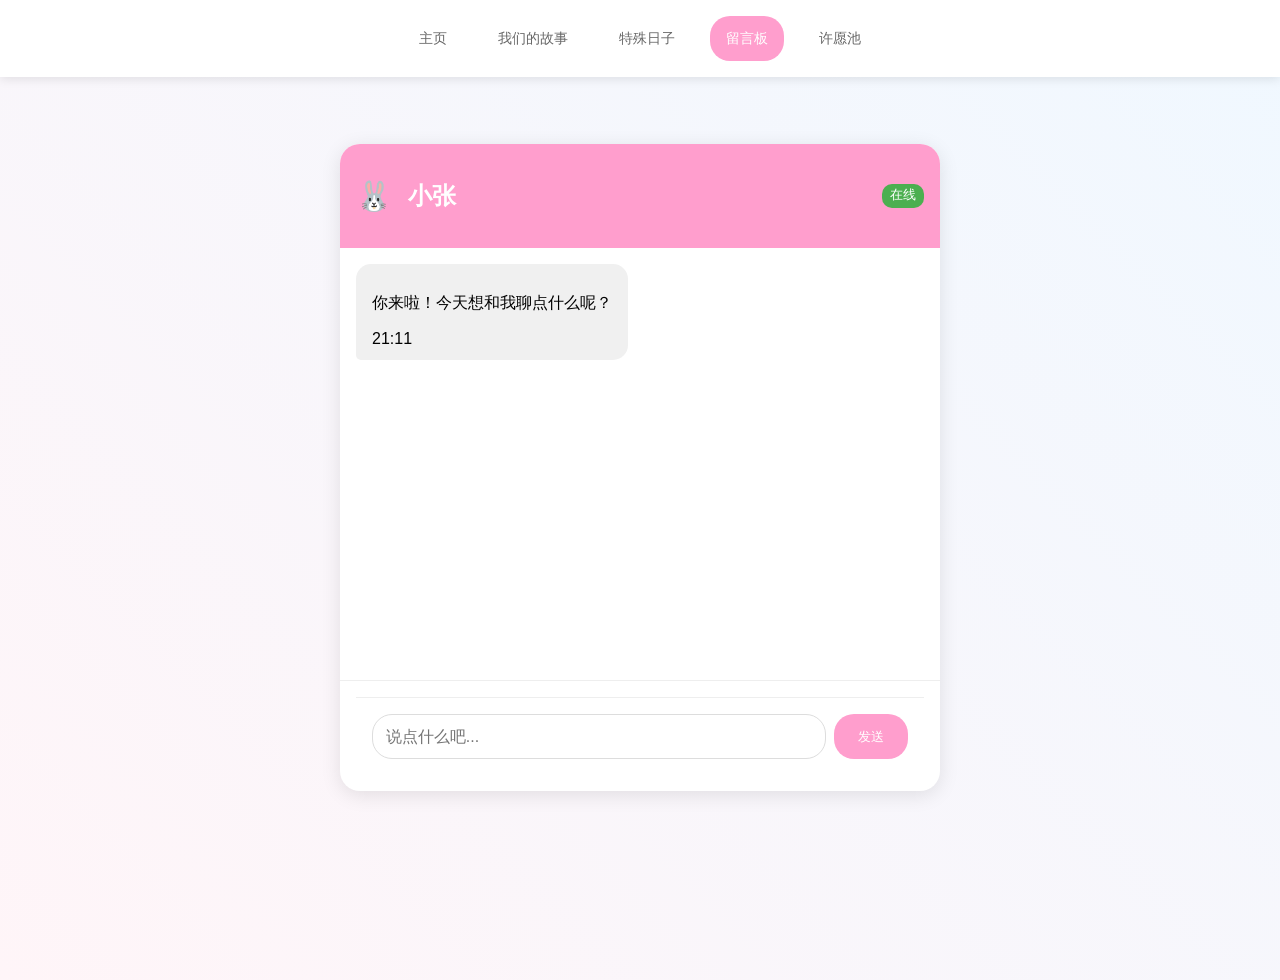
<file: messages.html>
<!DOCTYPE html>
<html lang="zh">
<head>
    <meta charset="UTF-8">
    <meta name="viewport" content="width=device-width, initial-scale=1.0">
    <title>和我说说话吧</title>
    <link rel="stylesheet" href="styles/main.css">
    <link rel="stylesheet" href="styles/messages.css">
</head>
<body>
    <nav class="main-nav">
        <div class="nav-container">
            <a href="index.html" class="nav-item">主页</a>
            <a href="story.html" class="nav-item">我们的故事</a>
            <a href="special-days.html" class="nav-item">特殊日子</a>
            <a href="messages.html" class="nav-item active">留言板</a>
            <a href="wishes.html" class="nav-item">许愿池</a>
        </div>
    </nav>

    <main>
        <div class="chat-container">
            <div class="chat-header">
                <span class="avatar">🐰</span>
                <h2>小张</h2>
                <span class="status">在线</span>
            </div>

            <div class="chat-messages" id="chatMessages">
                <!-- 消息会动态加载 -->
            </div>

            <div class="chat-input">
                <form id="messageForm" class="message-form">
                    <input type="text" id="messageInput" placeholder="说点什么吧..." autocomplete="off">
                    <button type="submit">发送</button>
                </form>
            </div>
        </div>
    </main>

    <script src="js/messages.js"></script>
</body>
</html>
</file>
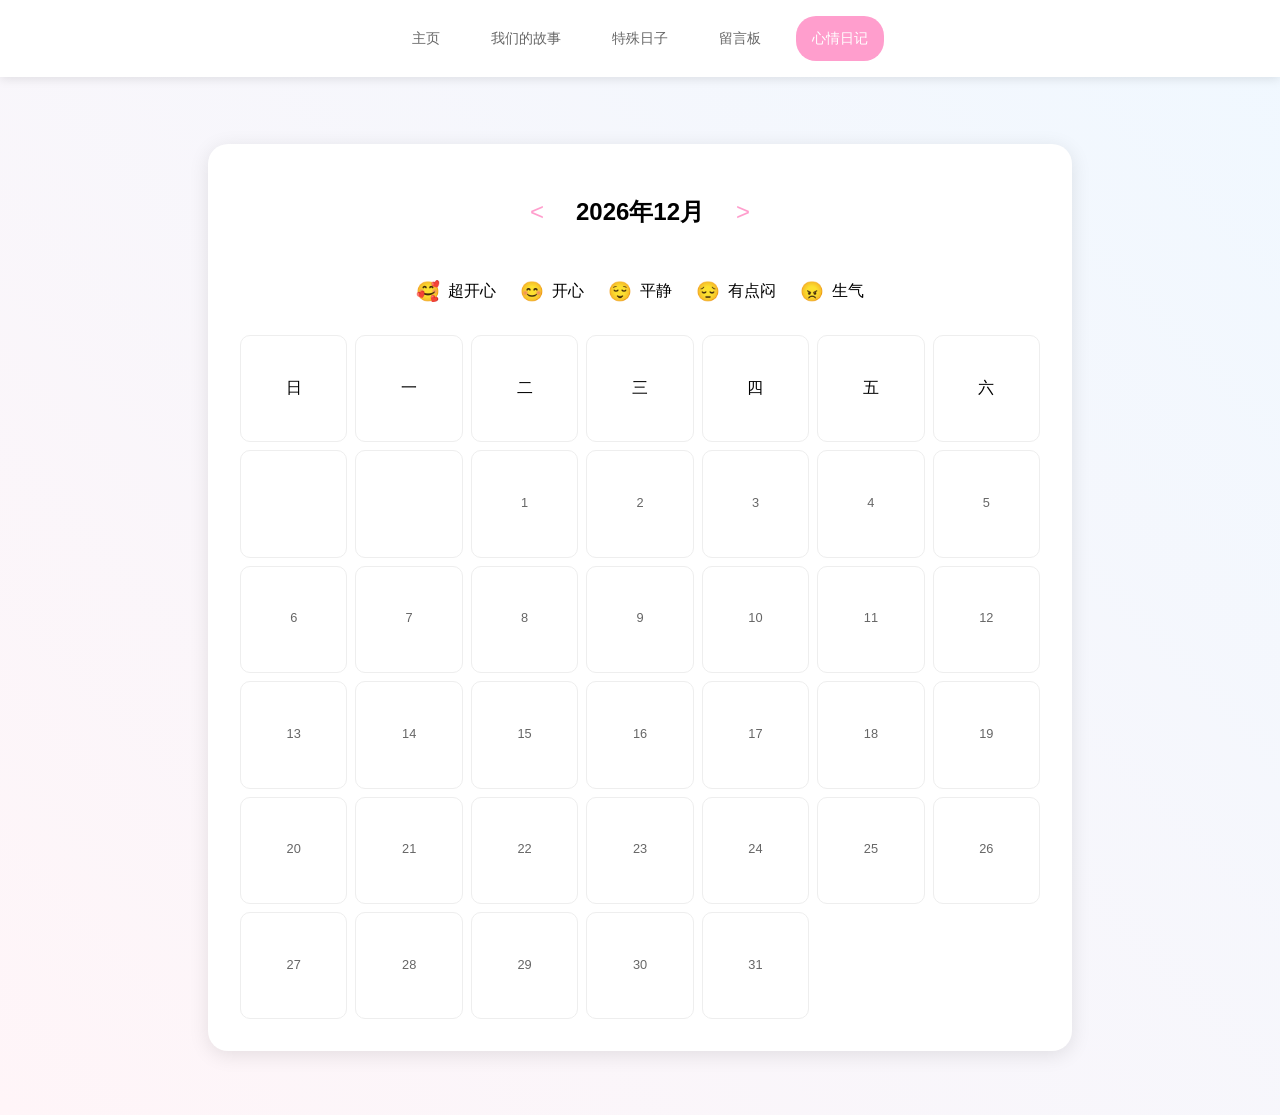
<file: moods.html>
<!DOCTYPE html>
<html lang="zh">
<head>
    <meta charset="UTF-8">
    <meta name="viewport" content="width=device-width, initial-scale=1.0">
    <title>我们的心情日记</title>
    <link rel="stylesheet" href="styles/main.css">
    <link rel="stylesheet" href="styles/moods.css">
</head>
<body>
    <nav class="main-nav">
        <div class="nav-container">
            <a href="index.html" class="nav-item">主页</a>
            <a href="story.html" class="nav-item">我们的故事</a>
            <a href="special-days.html" class="nav-item">特殊日子</a>
            <a href="messages.html" class="nav-item">留言板</a>
            <a href="moods.html" class="nav-item active">心情日记</a>
        </div>
    </nav>

    <main>
        <div class="mood-calendar">
            <div class="calendar-header">
                <button id="prevMonth">&lt;</button>
                <h2 id="currentMonth">2024年3月</h2>
                <button id="nextMonth">&gt;</button>
            </div>

            <div class="mood-legend">
                <div class="mood-item">
                    <span class="mood-emoji">🥰</span>
                    <span>超开心</span>
                </div>
                <div class="mood-item">
                    <span class="mood-emoji">😊</span>
                    <span>开心</span>
                </div>
                <div class="mood-item">
                    <span class="mood-emoji">😌</span>
                    <span>平静</span>
                </div>
                <div class="mood-item">
                    <span class="mood-emoji">😔</span>
                    <span>有点闷</span>
                </div>
                <div class="mood-item">
                    <span class="mood-emoji">😠</span>
                    <span>生气</span>
                </div>
            </div>

            <div class="calendar-grid" id="moodCalendar">
                <!-- 日历内容会通过 JavaScript 动态生成 -->
            </div>
        </div>

        <!-- 添加心情的弹窗 -->
        <div class="modal" id="addMoodModal">
            <div class="modal-content">
                <span class="close-button">&times;</span>
                <h3>今天的心情是？</h3>
                <div class="mood-selector">
                    <button class="mood-btn" data-mood="🥰">🥰</button>
                    <button class="mood-btn" data-mood="😊">😊</button>
                    <button class="mood-btn" data-mood="😌">😌</button>
                    <button class="mood-btn" data-mood="😔">😔</button>
                    <button class="mood-btn" data-mood="😠">😠</button>
                </div>
                <div class="mood-note">
                    <textarea id="moodNote" placeholder="想说点什么..."></textarea>
                </div>
                <button id="saveMood" class="save-btn">记录下来</button>
            </div>
        </div>
    </main>

    <script src="js/moods.js"></script>
</body>
</html>
</file>
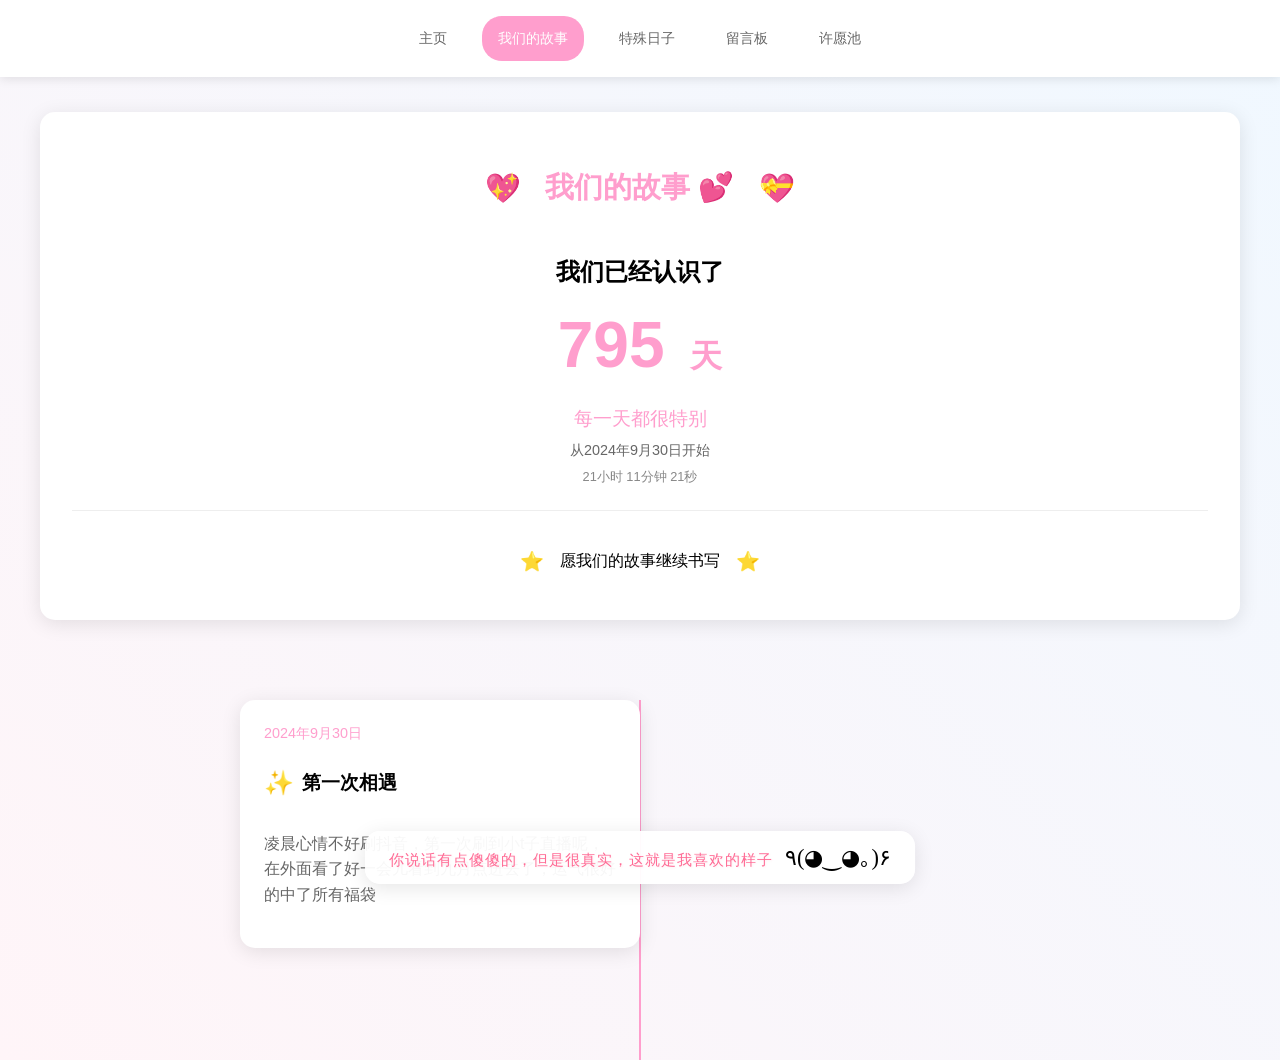
<file: story.html>
<!DOCTYPE html>
<html lang="zh">
<head>
    <meta charset="UTF-8">
    <meta name="viewport" content="width=device-width, initial-scale=1.0">
    <title>我们的故事 - 时间线</title>
    <link href="https://fonts.googleapis.com/css2?family=Ma+Shan+Zheng&display=swap" rel="stylesheet">
    <link rel="stylesheet" href="styles/main.css">
    <link rel="stylesheet" href="styles/story.css">
</head>
<body>
    <nav class="main-nav">
        <div class="nav-container">
            <a href="index.html" class="nav-item">主页</a>
            <a href="story.html" class="nav-item active">我们的故事</a>
            <a href="special-days.html" class="nav-item">特殊日子</a>
            <a href="messages.html" class="nav-item">留言板</a>
            <a href="wishes.html" class="nav-item">许愿池</a>
        </div>
    </nav>

    <main>
        <div class="days-counter">
            <div class="counter-header">
                <span class="heart-icon">💖</span>
                <h2>我们的故事 💕</h2>
                <span class="heart-icon">💝</span>
            </div>
            <h2>我们已经认识了</h2>
            <div class="counter">
                <span id="daysCount">0</span>
                <span class="unit">天</span>
            </div>
            <div class="counter-message">
                <p>每一天都很特别</p>
                <p class="counter-description">从2024年9月30日开始</p>
                <p class="time-details"></p>
            </div>
            <div class="counter-footer">
                <span class="star-icon">⭐</span>
                <p>愿我们的故事继续书写</p>
                <span class="star-icon">⭐</span>
            </div>
        </div>

        <div class="timeline">
            <!-- 时间线内容会通过 JavaScript 动态生成 -->
        </div>

        <!-- 甜蜜消息盒子 -->
        <div class="sweet-message-box">
            <div class="message-content">
                <p class="message-text"></p>
                <div class="message-emoji"></div>
            </div>
        </div>
    </main>

    <script src="js/story.js"></script>
</body>
</html>
</file>
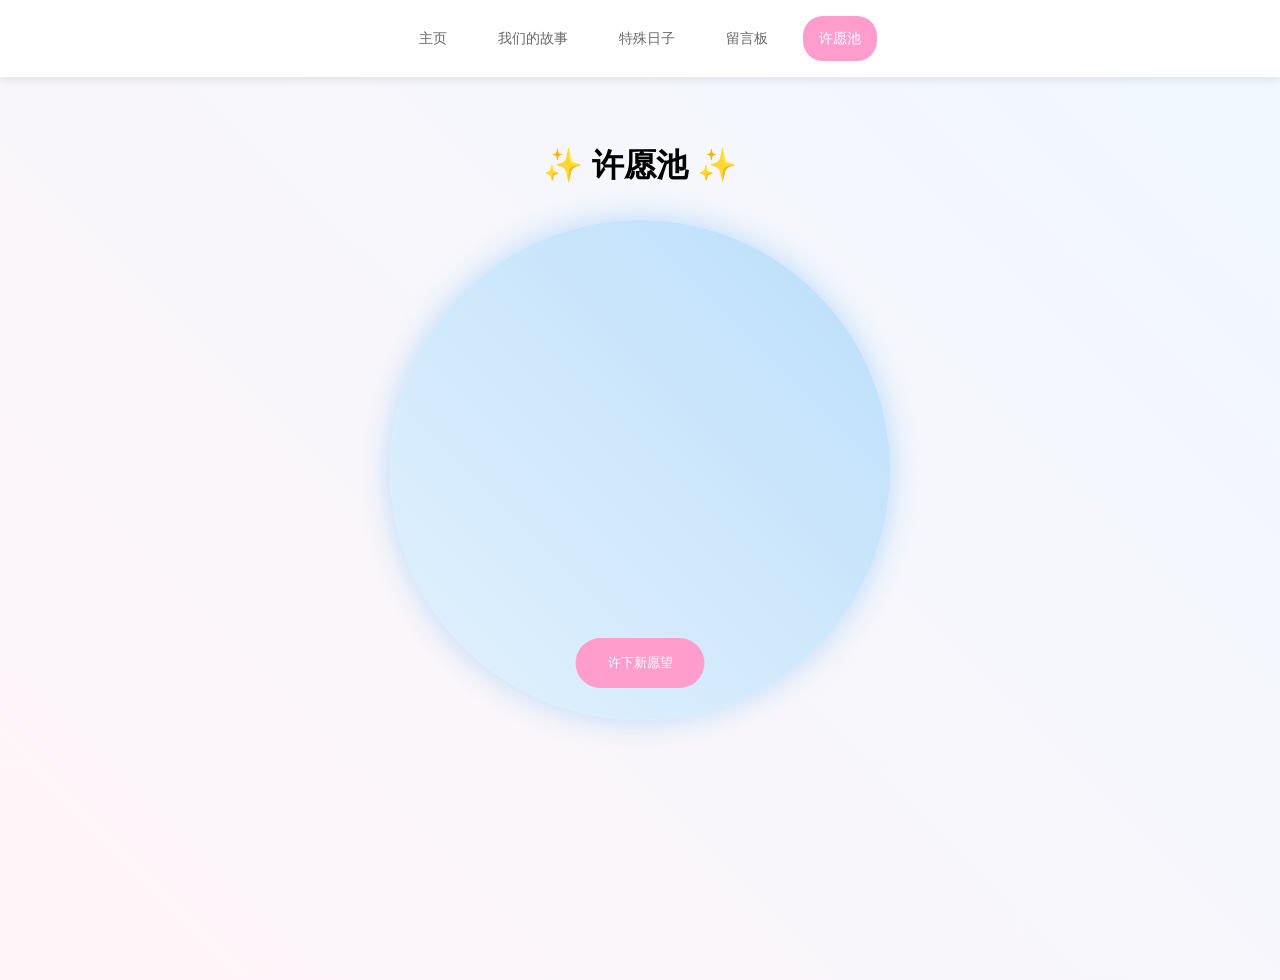
<file: wishes.html>
<!DOCTYPE html>
<html lang="zh">
<head>
    <meta charset="UTF-8">
    <meta name="viewport" content="width=device-width, initial-scale=1.0">
    <title>许愿池</title>
    <link rel="stylesheet" href="styles/main.css">
    <link rel="stylesheet" href="styles/wishes.css">
</head>
<body>
    <nav class="main-nav">
        <div class="nav-container">
            <a href="index.html" class="nav-item">主页</a>
            <a href="story.html" class="nav-item">我们的故事</a>
            <a href="special-days.html" class="nav-item">特殊日子</a>
            <a href="messages.html" class="nav-item">留言板</a>
            <a href="wishes.html" class="nav-item active">许愿池</a>
        </div>
    </nav>

    <main>
        <div class="wish-pool">
            <h1>✨ 许愿池 ✨</h1>
            <div class="pool-container">
                <div class="ripple-effect"></div>
                <div class="wishes-container">
                    <!-- 愿望会在这里显示 -->
                </div>
                <button class="make-wish-btn">许下新愿望</button>
            </div>
        </div>

        <!-- 许愿表单弹窗 -->
        <div class="modal" id="wishModal">
            <div class="modal-content">
                <span class="close-button">&times;</span>
                <h2>许下你的愿望</h2>
                <form id="wishForm">
                    <div class="form-group">
                        <label for="wishTitle">愿望标题</label>
                        <input type="text" id="wishTitle" required>
                    </div>
                    <div class="form-group">
                        <label for="wishDescription">愿望描述</label>
                        <textarea id="wishDescription" required></textarea>
                    </div>
                    <div class="form-group">
                        <label for="wishDate">许愿日期</label>
                        <input type="date" id="wishDate" required>
                    </div>
                    <button type="submit" class="submit-wish">投入许愿池</button>
                </form>
            </div>
        </div>

        <!-- 愿望详情弹窗 -->
        <div class="modal" id="wishDetailsModal">
            <div class="modal-content">
                <span class="close-button">&times;</span>
                <div class="wish-details">
                    <h2 id="modalWishTitle"></h2>
                    <p id="modalWishDate"></p>
                    <p id="modalWishDescription"></p>
                    <div class="wish-status">
                        <label>
                            <input type="checkbox" id="wishCompleted">
                            愿望已实现
                        </label>
                        <span class="completion-date"></span>
                    </div>
                </div>
            </div>
        </div>
    </main>

    <script src="js/wishes.js"></script>
</body>
</html>
</file>
<file: styles/main.css>
:root {
    --primary-color: #ff9ecd;
    --secondary-color: #a5d8ff;
    --text-color: #333;
    --background-color: #fff5f8;
}

body {
    margin: 0;
    padding: 0;
    font-family: 'Microsoft YaHei', sans-serif;
    background-color: var(--background-color);
    background-image: linear-gradient(45deg, #fff5f8 0%, #f0f8ff 100%);
    min-height: 100vh;
}

.main-nav {
    background-color: rgba(255, 255, 255, 0.95);
    box-shadow: 0 2px 10px rgba(0, 0, 0, 0.1);
    position: fixed;
    width: 100%;
    top: 0;
    z-index: 1000;
}

.nav-container {
    max-width: 1200px;
    margin: 0 auto;
    padding: 1rem;
    display: flex;
    justify-content: center;
    gap: 1.2rem;
}

.nav-item {
    padding: 0.8rem 1rem;
    border-radius: 20px;
    color: #666;
    text-decoration: none;
    transition: all 0.3s;
    font-size: 0.9rem;
}

.nav-item:hover, .nav-item.active {
    background-color: var(--primary-color);
    color: white;
}

main {
    max-width: 1200px;
    margin: 80px auto 0;
    padding: 2rem;
    position: relative;
    z-index: 1;
}

.welcome-section {
    text-align: center;
    margin: 3rem 0;
}

.welcome-section h1 {
    color: var(--text-color);
    font-size: 2rem;
    font-weight: 300;
}

.calendar-container {
    background: white;
    border-radius: 15px;
    padding: 2rem;
    box-shadow: 0 4px 20px rgba(0, 0, 0, 0.1);
}

.calendar-header {
    display: flex;
    justify-content: space-between;
    align-items: center;
    margin-bottom: 1rem;
}

.calendar {
    display: grid;
    grid-template-columns: repeat(7, 1fr);
    gap: 0.5rem;
    text-align: center;
    position: relative;
    transition: opacity 0.3s ease;
}

.calendar.fade-out {
    opacity: 0;
    transform: translateX(-20px);
}

.calendar.fade-in {
    opacity: 1;
    transform: translateX(0);
}

.calendar-day {
    padding: 1rem;
    border-radius: 10px;
    cursor: pointer;
    transition: all 0.3s ease;
    position: relative;
    min-height: 2.5rem;
    display: flex;
    flex-direction: column;
    align-items: center;
    justify-content: center;
}

.calendar-day:hover {
    background-color: var(--secondary-color);
    color: white;
}

.special-day {
    background-color: var(--primary-color);
    color: white;
}

.day-number {
    font-size: 1rem;
    margin-bottom: 0.2rem;
}

.day-emoji {
    font-size: 1.2rem;
    position: absolute;
    bottom: 0.2rem;
}

.special-day:hover .day-emoji {
    transform: scale(1.2);
    transition: transform 0.3s ease;
}

.memories-preview {
    margin-top: 3rem;
}

.memory-cards {
    display: grid;
    grid-template-columns: repeat(auto-fill, minmax(300px, 1fr));
    gap: 2rem;
    margin-top: 1rem;
}

.modal {
    display: none;
    position: fixed;
    top: 0;
    left: 0;
    width: 100%;
    height: 100%;
    background-color: rgba(0, 0, 0, 0.5);
    z-index: 1001;
    backdrop-filter: blur(5px);
}

.modal-content {
    position: relative;
    background-color: white;
    margin: 15% auto;
    padding: 2rem;
    width: 80%;
    max-width: 600px;
    border-radius: 15px;
    box-shadow: 0 4px 20px rgba(0, 0, 0, 0.2);
    animation: modalSlideIn 0.3s ease-out;
}

@keyframes modalSlideIn {
    from {
        transform: translateY(-30px);
        opacity: 0;
    }
    to {
        transform: translateY(0);
        opacity: 1;
    }
}

.close-button {
    position: absolute;
    right: 1.5rem;
    top: 1rem;
    font-size: 1.8rem;
    cursor: pointer;
    color: var(--text-color);
    transition: all 0.3s ease;
}

.close-button:hover {
    color: var(--primary-color);
    transform: rotate(90deg);
}

.modal-header {
    display: flex;
    align-items: center;
    gap: 1rem;
    margin-bottom: 1.5rem;
}

.modal-emoji {
    font-size: 2.5rem;
}

.modal-body {
    color: var(--text-color);
    line-height: 1.6;
}

.modal.show {
    display: block;
}

/* 月份切换按钮样式优化 */
#prevMonth, #nextMonth {
    background: none;
    border: none;
    font-size: 1.5rem;
    color: var(--primary-color);
    cursor: pointer;
    padding: 0.5rem 1rem;
    transition: all 0.3s ease;
    border-radius: 50%;
}

#prevMonth:hover, #nextMonth:hover {
    background-color: var(--primary-color);
    color: white;
    transform: scale(1.1);
}

/* 月份标题动画 */
#currentMonth {
    transition: all 0.3s ease;
}

.month-fade-out {
    opacity: 0;
    transform: translateY(-10px);
}

.month-fade-in {
    opacity: 1;
    transform: translateY(0);
}

/* 音乐播放器样式 */
.music-player {
    background: white;
    border-radius: 15px;
    padding: 2rem;
    margin-top: 2rem;
    box-shadow: 0 4px 20px rgba(0, 0, 0, 0.1);
    max-width: 400px;
    margin-left: auto;
    margin-right: auto;
}

.music-iframe {
    width: 100%;
    height: 66px;
    margin-bottom: 1rem;
}

.music-info {
    text-align: center;
    margin-bottom: 1rem;
}

.music-info h3 {
    color: var(--text-color);
    margin: 0;
    font-size: 1rem;
}

.music-info p {
    color: #666;
    margin: 0.5rem 0 0;
    font-size: 0.8rem;
}

.controls {
    display: flex;
    justify-content: center;
    gap: 1.5rem;
    margin-bottom: 1rem;
}

.control-btn {
    background: none;
    border: none;
    font-size: 1.5rem;
    color: var(--primary-color);
    cursor: pointer;
    width: 40px;
    height: 40px;
    border-radius: 50%;
    display: flex;
    align-items: center;
    justify-content: center;
    transition: all 0.3s ease;
}

.control-btn:hover {
    background-color: var(--primary-color);
    color: white;
    transform: scale(1.1);
}

.progress-container {
    margin-bottom: 1rem;
}

.progress-bar {
    width: 100%;
    height: 4px;
    background-color: #eee;
    border-radius: 2px;
    margin-bottom: 0.5rem;
    cursor: pointer;
    position: relative;
}

.progress {
    width: 0%;
    height: 100%;
    background-color: var(--primary-color);
    border-radius: 2px;
    transition: width 0.1s linear;
}

.time-info {
    display: flex;
    justify-content: space-between;
    color: #666;
    font-size: 0.8rem;
}

.playlist {
    max-height: 150px;
    overflow-y: auto;
    border-top: 1px solid #eee;
    padding-top: 0.5rem;
}

.playlist-item {
    padding: 0.5rem 0.8rem;
    cursor: pointer;
    border-radius: 8px;
    transition: all 0.3s ease;
    font-size: 0.9rem;
    text-align: center;
}

.playlist-item:hover {
    background-color: #f5f5f5;
    color: var(--primary-color);
}

.playlist-item.active {
    background-color: var(--primary-color);
    color: white;
}

.song-artist {
    color: #888;
    font-size: 0.8rem;
}

.playlist-item.active .song-artist {
    color: rgba(255, 255, 255, 0.8);
}

/* 装饰元素样式 */
.decorations {
    position: fixed;
    width: 100%;
    height: 100%;
    pointer-events: none;
    z-index: 0;
}

.deco {
    position: absolute;
    opacity: 0.6;
    animation: float 3s ease-in-out infinite;
}

.heart {
    top: 10%;
    left: 5%;
    font-size: 2rem;
}
.heart::after {
    content: '💗';
}

.star {
    top: 15%;
    right: 8%;
    font-size: 1.8rem;
}
.star::after {
    content: '⭐';
}

.cloud {
    bottom: 20%;
    left: 7%;
    font-size: 2rem;
}
.cloud::after {
    content: '☁️';
}

.music-note {
    top: 30%;
    right: 15%;
    font-size: 1.5rem;
}
.music-note::after {
    content: '🎵';
}

.cat {
    bottom: 15%;
    right: 10%;
    font-size: 2rem;
}
.cat::after {
    content: '🐱';
}

.flower {
    top: 40%;
    left: 12%;
    font-size: 1.8rem;
}
.flower::after {
    content: '🌸';
}

/* 漂浮动画 */
@keyframes float {
    0%, 100% {
        transform: translateY(0) rotate(0);
    }
    50% {
        transform: translateY(-20px) rotate(5deg);
    }
}

/* 为每个装饰元素设置不同的动画延迟 */
.heart { animation-delay: 0s; }
.star { animation-delay: 0.5s; }
.cloud { animation-delay: 1s; }
.music-note { animation-delay: 1.5s; }
.cat { animation-delay: 2s; }
.flower { animation-delay: 2.5s; }

/* 鼠标悬停时的交互效果 */
.deco:hover {
    opacity: 1;
    transform: scale(1.2);
}

/* 为音乐播放器添加可爱的边框装饰 */
.music-player::before {
    content: '🎵';
    position: absolute;
    top: -10px;
    left: -10px;
    font-size: 1.5rem;
    opacity: 0.3;
    transform: rotate(-30deg);
}

.music-player::after {
    content: '🎵';
    position: absolute;
    bottom: -10px;
    right: -10px;
    font-size: 1.5rem;
    opacity: 0.3;
    transform: rotate(30deg);
}

/* 为播放列表添加可爱的滚动条 */
.playlist::-webkit-scrollbar {
    width: 6px;
}

.playlist::-webkit-scrollbar-track {
    background: #f5f5f5;
    border-radius: 3px;
}

.playlist::-webkit-scrollbar-thumb {
    background: var(--primary-color);
    border-radius: 3px;
}

.playlist::-webkit-scrollbar-thumb:hover {
    background: #ff7eb6;
}

.background {
    background-image: url('../images/bg.jpg');
}
</file>
<file: styles/messages.css>
.chat-container {
    max-width: 600px;
    margin: 2rem auto;
    background: white;
    border-radius: 20px;
    box-shadow: 0 4px 20px rgba(0, 0, 0, 0.1);
    overflow: hidden;
}

.chat-header {
    background: var(--primary-color);
    color: white;
    padding: 1rem;
    display: flex;
    align-items: center;
    gap: 1rem;
}

.avatar {
    font-size: 1.8rem;
    animation: bounce 2s infinite;
}

.status {
    font-size: 0.8rem;
    background: #4CAF50;
    padding: 0.2rem 0.5rem;
    border-radius: 10px;
    margin-left: auto;
}

.chat-messages {
    height: 400px;
    overflow-y: auto;
    padding: 1rem;
    display: flex;
    flex-direction: column;
    gap: 1rem;
}

.message {
    max-width: 80%;
    padding: 0.8rem 1rem;
    border-radius: 15px;
    animation: messageSlide 0.3s ease-out;
}

.message.sent {
    background: var(--primary-color);
    color: white;
    align-self: flex-end;
    border-bottom-right-radius: 5px;
}

.message.received {
    background: #f0f0f0;
    align-self: flex-start;
    border-bottom-left-radius: 5px;
}

.chat-input {
    padding: 1rem;
    border-top: 1px solid #eee;
}

.message-form {
    display: flex;
    gap: 0.5rem;
    padding: 1rem;
    background: white;
    border-top: 1px solid #eee;
}

.message-form input {
    flex: 1;
    padding: 0.8rem;
    border: 1px solid #ddd;
    border-radius: 20px;
    outline: none;
    font-size: 1rem;
}

.message-form button {
    background: #ff9ecd;
    color: white;
    border: none;
    padding: 0.8rem 1.5rem;
    border-radius: 20px;
    cursor: pointer;
    transition: background 0.3s;
}

.message-form button:hover {
    background: #ff7eb8;
}

@keyframes messageSlide {
    from {
        opacity: 0;
        transform: translateY(20px);
    }
    to {
        opacity: 1;
        transform: translateY(0);
    }
}

/* 自定义滚动条 */
.chat-messages::-webkit-scrollbar {
    width: 6px;
}

.chat-messages::-webkit-scrollbar-track {
    background: #f1f1f1;
}

.chat-messages::-webkit-scrollbar-thumb {
    background: #ddd;
    border-radius: 3px;
}

/* 打字动画样式 */
.typing {
    background: #f0f0f0;
    padding: 1rem;
    width: auto !important;
    max-width: 100px !important;
}

.dot {
    display: inline-block;
    width: 8px;
    height: 8px;
    margin-right: 3px;
    background: #666;
    border-radius: 50%;
    animation: dotBounce 1.4s infinite ease-in-out;
}

.dot:nth-child(1) { animation-delay: 0s; }
.dot:nth-child(2) { animation-delay: 0.2s; }
.dot:nth-child(3) { animation-delay: 0.4s; }

@keyframes dotBounce {
    0%, 80%, 100% { 
        transform: translateY(0);
    }
    40% { 
        transform: translateY(-8px);
    }
}

/* 欢迎消息样式 */
.welcome-message {
    text-align: center;
    color: #666;
    margin: 1rem 0;
    font-size: 0.9rem;
}

@keyframes bounce {
    0%, 100% {
        transform: translateY(0);
    }
    50% {
        transform: translateY(-5px);
    }
}

.message-background {
    background-image: url('/love-memories/images/message-bg.jpg');
}
</file>
<file: styles/moods.css>
.mood-calendar {
    max-width: 800px;
    margin: 2rem auto;
    background: white;
    border-radius: 20px;
    padding: 2rem;
    box-shadow: 0 4px 20px rgba(0, 0, 0, 0.1);
}

.calendar-header {
    display: flex;
    align-items: center;
    justify-content: center;
    gap: 1rem;
    margin-bottom: 2rem;
}

.calendar-header button {
    background: none;
    border: none;
    font-size: 1.5rem;
    cursor: pointer;
    color: var(--primary-color);
}

.mood-legend {
    display: flex;
    justify-content: center;
    gap: 1.5rem;
    margin-bottom: 2rem;
    flex-wrap: wrap;
}

.mood-item {
    display: flex;
    align-items: center;
    gap: 0.5rem;
}

.mood-emoji {
    font-size: 1.2rem;
}

.calendar-grid {
    display: grid;
    grid-template-columns: repeat(7, 1fr);
    gap: 0.5rem;
}

.calendar-day {
    aspect-ratio: 1;
    border: 1px solid #eee;
    border-radius: 10px;
    padding: 0.5rem;
    cursor: pointer;
    transition: all 0.3s;
    position: relative;
}

.calendar-day:hover {
    background: #f8f8f8;
}

.calendar-day.has-mood {
    background: #fff5f8;
}

.day-number {
    font-size: 0.8rem;
    color: #666;
}

.mood-display {
    display: flex;
    gap: 0.2rem;
    margin-top: 0.2rem;
}

.mood-display .user-mood {
    font-size: 1rem;
    position: relative;
}

.mood-display .user-mood::after {
    content: attr(data-user);
    position: absolute;
    bottom: -0.5rem;
    left: 50%;
    transform: translateX(-50%);
    font-size: 0.6rem;
    color: #666;
}

/* 弹窗样式 */
.modal {
    display: none;
    position: fixed;
    top: 0;
    left: 0;
    width: 100%;
    height: 100%;
    background: rgba(0, 0, 0, 0.5);
}

.modal.show {
    display: flex;
    align-items: center;
    justify-content: center;
}

.modal-content {
    background: white;
    padding: 2rem;
    border-radius: 20px;
    width: 90%;
    max-width: 400px;
    position: relative;
}

.close-button {
    position: absolute;
    right: 1rem;
    top: 1rem;
    cursor: pointer;
    font-size: 1.5rem;
}

.mood-selector {
    display: flex;
    justify-content: center;
    gap: 1rem;
    margin: 1.5rem 0;
}

.mood-btn {
    font-size: 1.5rem;
    padding: 0.5rem;
    border: 2px solid transparent;
    border-radius: 10px;
    cursor: pointer;
    transition: all 0.3s;
}

.mood-btn:hover {
    background: #f0f0f0;
}

.mood-btn.selected {
    border-color: var(--primary-color);
}

.mood-note {
    margin: 1rem 0;
}

.mood-note textarea {
    width: 100%;
    height: 100px;
    padding: 0.5rem;
    border: 1px solid #ddd;
    border-radius: 10px;
    resize: none;
}

.save-btn {
    width: 100%;
    padding: 0.8rem;
    background: var(--primary-color);
    color: white;
    border: none;
    border-radius: 10px;
    cursor: pointer;
    transition: all 0.3s;
}

.save-btn:hover {
    opacity: 0.9;
}

.mood-background {
    background-image: url('../images/mood-bg.jpg');
}
</file>
<file: styles/story.css>
.days-counter {
    background: white;
    border-radius: 15px;
    padding: 2rem;
    text-align: center;
    margin-bottom: 3rem;
    box-shadow: 0 4px 20px rgba(0, 0, 0, 0.1);
    animation: fadeIn 1s ease-out;
}

.counter {
    font-size: 4rem;
    color: var(--primary-color);
    margin: 1rem 0;
    font-weight: bold;
}

.unit {
    font-size: 2rem;
    margin-left: 0.5rem;
}

.counter-description {
    color: #666;
    font-size: 0.9rem;
    line-height: 1.5;
}

.timeline {
    position: relative;
    max-width: 800px;
    margin: 0 auto;
    padding: 2rem 0;
}

.timeline::before {
    content: '';
    position: absolute;
    left: 50%;
    width: 2px;
    height: 100%;
    background: var(--primary-color);
    transform: translateX(-50%);
}

.timeline-item {
    display: flex;
    justify-content: center;
    align-items: flex-start;
    margin-bottom: 3rem;
    opacity: 0;
    transform: translateY(20px);
    animation: slideIn 0.5s ease-out forwards;
}

.timeline-content {
    background: white;
    border-radius: 15px;
    padding: 1.5rem;
    width: 45%;
    box-shadow: 0 4px 20px rgba(0, 0, 0, 0.1);
    position: relative;
}

.timeline-item:nth-child(odd) .timeline-content {
    margin-right: 50%;
}

.timeline-item:nth-child(even) .timeline-content {
    margin-left: 50%;
}

.timeline-date {
    color: var(--primary-color);
    font-size: 0.9rem;
    margin-bottom: 0.5rem;
}

.timeline-title {
    display: flex;
    align-items: center;
    gap: 0.5rem;
    margin-bottom: 1rem;
}

.timeline-emoji {
    font-size: 1.5rem;
}

.timeline-description {
    color: #666;
    line-height: 1.6;
}

.time-details {
    font-size: 0.8rem;
    color: #888;
    display: block;
    margin-top: 0.5rem;
}

@keyframes fadeIn {
    from {
        opacity: 0;
        transform: translateY(-20px);
    }
    to {
        opacity: 1;
        transform: translateY(0);
    }
}

@keyframes slideIn {
    to {
        opacity: 1;
        transform: translateY(0);
    }
}

.counter-header {
    display: flex;
    align-items: center;
    justify-content: center;
    gap: 1.5rem;
    margin-bottom: 1.5rem;
}

.counter-header h2 {
    font-size: 1.8rem;
    color: var(--primary-color);
    display: flex;
    align-items: center;
    gap: 0.5rem;
}

.heart-icon {
    font-size: 1.8rem;
    animation: pulse 1.5s infinite;
}

/* 让左右的爱心交错跳动 */
.heart-icon:first-child {
    animation-delay: 0s;
}

.heart-icon:last-child {
    animation-delay: 0.75s;
}

.counter-message {
    margin: 1.5rem 0;
}

.counter-message p {
    margin: 0.5rem 0;
}

.counter-message p:first-child {
    color: var(--primary-color);
    font-size: 1.2rem;
    font-weight: 500;
}

.counter-footer {
    display: flex;
    align-items: center;
    justify-content: center;
    gap: 1rem;
    margin-top: 1.5rem;
    padding-top: 1.5rem;
    border-top: 1px solid #eee;
}

.star-icon {
    font-size: 1.2rem;
    animation: twinkle 2s infinite;
}

@keyframes pulse {
    0% {
        transform: scale(1);
    }
    50% {
        transform: scale(1.2);
    }
    100% {
        transform: scale(1);
    }
}

@keyframes twinkle {
    0% {
        opacity: 0.5;
    }
    50% {
        opacity: 1;
    }
    100% {
        opacity: 0.5;
    }
}

.sweet-message-box {
    position: fixed;
    bottom: 1rem;
    left: 50%;
    transform: translate(-50%, 100%);
    background: rgba(255, 255, 255, 0.95);
    padding: 0.8rem 1.5rem;
    border-radius: 15px;
    box-shadow: 0 4px 20px rgba(0, 0, 0, 0.1);
    opacity: 0;
    transition: all 0.5s ease;
    font-family: SimSun, "宋体", serif;
    white-space: nowrap;
}

.sweet-message-box.show {
    transform: translate(-50%, 0);
    opacity: 1;
}

.message-content {
    display: inline;
}

.message-text {
    color: #ff6b95;
    font-size: 0.95rem;
    margin: 0;
    text-shadow: 1px 1px 2px rgba(255, 107, 149, 0.1);
    letter-spacing: 1px;
    display: inline;
}

.message-emoji {
    font-size: 1.4rem;
    margin-left: 0.5rem;
    display: inline;
}

@keyframes fadeInOut {
    0% { opacity: 0; transform: translateY(20px); }
    20% { opacity: 1; transform: translateY(0); }
    80% { opacity: 1; transform: translateY(0); }
    100% { opacity: 0; transform: translateY(-20px); }
}

.sweet-message-box.animate {
    animation: fadeInOut 5s ease-in-out;
}
</file>
<file: styles/wishes.css>
.wish-pool {
    max-width: 800px;
    margin: 2rem auto;
    text-align: center;
}

.pool-container {
    background: linear-gradient(45deg, #e3f2fd, #bbdefb);
    border-radius: 50%;
    width: 500px;
    height: 500px;
    margin: 2rem auto;
    position: relative;
    overflow: hidden;
    box-shadow: 0 0 30px rgba(33, 150, 243, 0.3);
}

.ripple-effect {
    position: absolute;
    top: 50%;
    left: 50%;
    transform: translate(-50%, -50%);
    width: 0;
    height: 0;
    background: rgba(255, 255, 255, 0.3);
    border-radius: 50%;
    animation: ripple 2s infinite;
}

@keyframes ripple {
    0% {
        width: 0;
        height: 0;
        opacity: 1;
    }
    100% {
        width: 500px;
        height: 500px;
        opacity: 0;
    }
}

.wishes-container {
    position: absolute;
    width: 100%;
    height: 100%;
    display: flex;
    flex-wrap: wrap;
    justify-content: center;
    align-items: center;
    gap: 1rem;
    padding: 2rem;
}

.wish-item {
    background: rgba(255, 255, 255, 0.9);
    padding: 1rem;
    border-radius: 15px;
    cursor: pointer;
    transition: transform 0.3s;
    max-width: 200px;
    box-shadow: 0 2px 10px rgba(0, 0, 0, 0.1);
}

.wish-item:hover {
    transform: scale(1.05);
}

.wish-item.completed {
    background: rgba(200, 230, 201, 0.9);
}

.make-wish-btn {
    position: absolute;
    bottom: 2rem;
    left: 50%;
    transform: translateX(-50%);
    padding: 1rem 2rem;
    background: #ff9ecd;
    color: white;
    border: none;
    border-radius: 25px;
    cursor: pointer;
    transition: all 0.3s;
}

.make-wish-btn:hover {
    background: #ff7eb8;
    transform: translateX(-50%) scale(1.05);
}

.modal {
    display: none;
    position: fixed;
    top: 0;
    left: 0;
    width: 100%;
    height: 100%;
    background: rgba(0, 0, 0, 0.5);
}

.modal.show {
    display: flex;
    justify-content: center;
    align-items: center;
}

.modal-content {
    background: white;
    padding: 2rem;
    border-radius: 15px;
    position: relative;
    width: 90%;
    max-width: 500px;
}

.close-button {
    position: absolute;
    right: 1rem;
    top: 1rem;
    font-size: 1.5rem;
    cursor: pointer;
}

.form-group {
    margin-bottom: 1.5rem;
}

.form-group label {
    display: block;
    margin-bottom: 0.5rem;
    color: #666;
}

.form-group input,
.form-group textarea {
    width: 100%;
    padding: 0.5rem;
    border: 1px solid #ddd;
    border-radius: 5px;
}

.form-group textarea {
    height: 100px;
    resize: vertical;
}

.submit-wish {
    width: 100%;
    padding: 1rem;
    background: #ff9ecd;
    color: white;
    border: none;
    border-radius: 5px;
    cursor: pointer;
    transition: background 0.3s;
}

.submit-wish:hover {
    background: #ff7eb8;
}

.wish-status {
    margin-top: 1rem;
    padding-top: 1rem;
    border-top: 1px solid #eee;
}

.completion-date {
    display: block;
    margin-top: 0.5rem;
    color: #4caf50;
}
</file>
